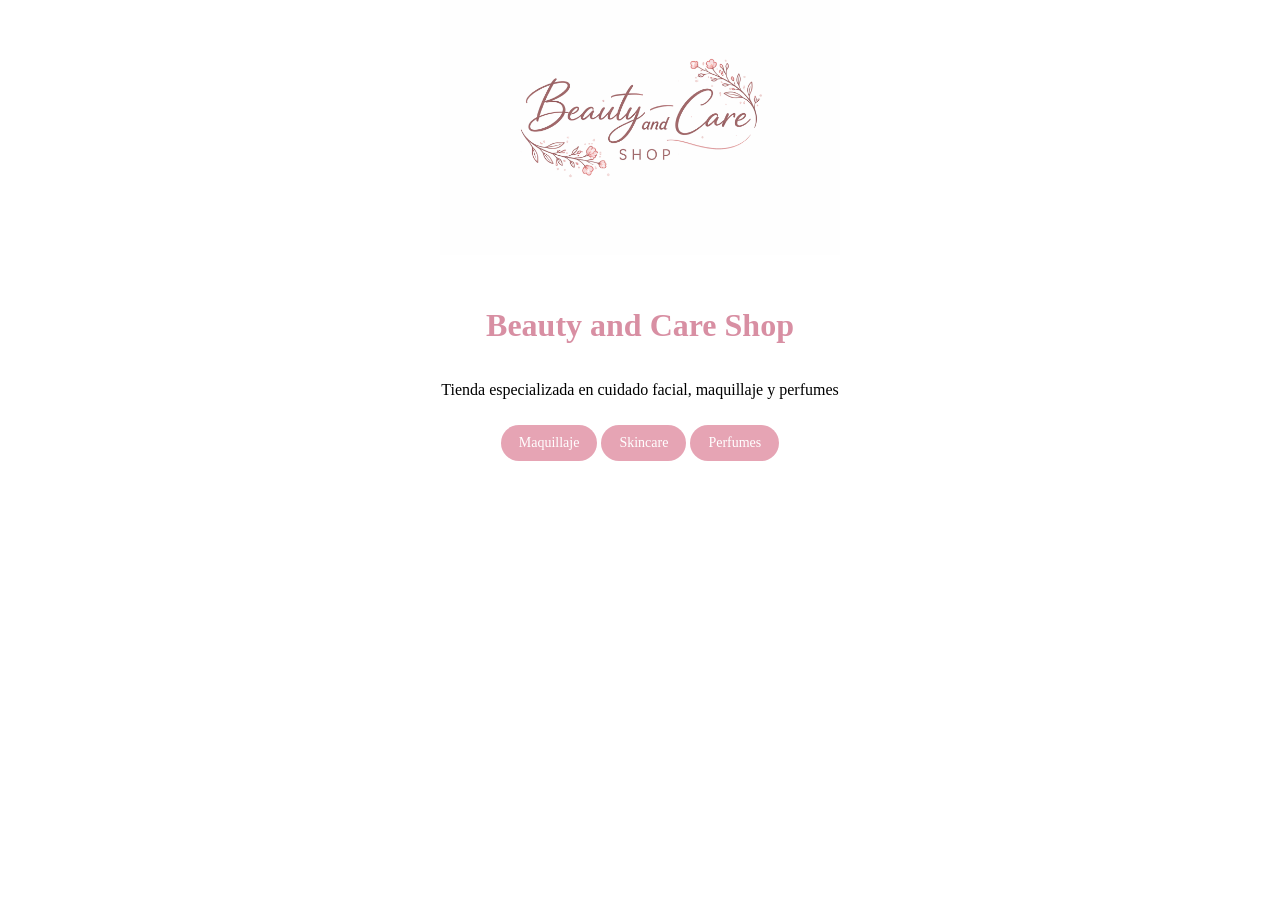
<file: index.html>
<!DOCTYPE html>
<html lang="es">
<head>
<meta charset="UTF-8">
<meta name="viewport" content="width=device-width, initial-scale=1.0">
<title>Beauty and Care Shop</title>
<link rel="stylesheet" href="css/style.css">
<link href="https://fonts.googleapis.com/css2?family=Poppins&display=swap" rel="stylesheet">
</head>
<body>

<div class="inicio">
<img src="img/logo1.png" class="logo" alt="Logo Beauty and Care Shop">

<h1>Beauty and Care Shop</h1>
<p>Tienda especializada en cuidado facial, maquillaje y perfumes</p>

<div class="botones-inicio">
<a href="productos.html" class="btn">Maquillaje</a>
<a href="skincare.html" class="btn">Skincare</a>
<a href="perfumes.html" class="btn">Perfumes</a>
</div>
</div>

</body>
</html>
</file>
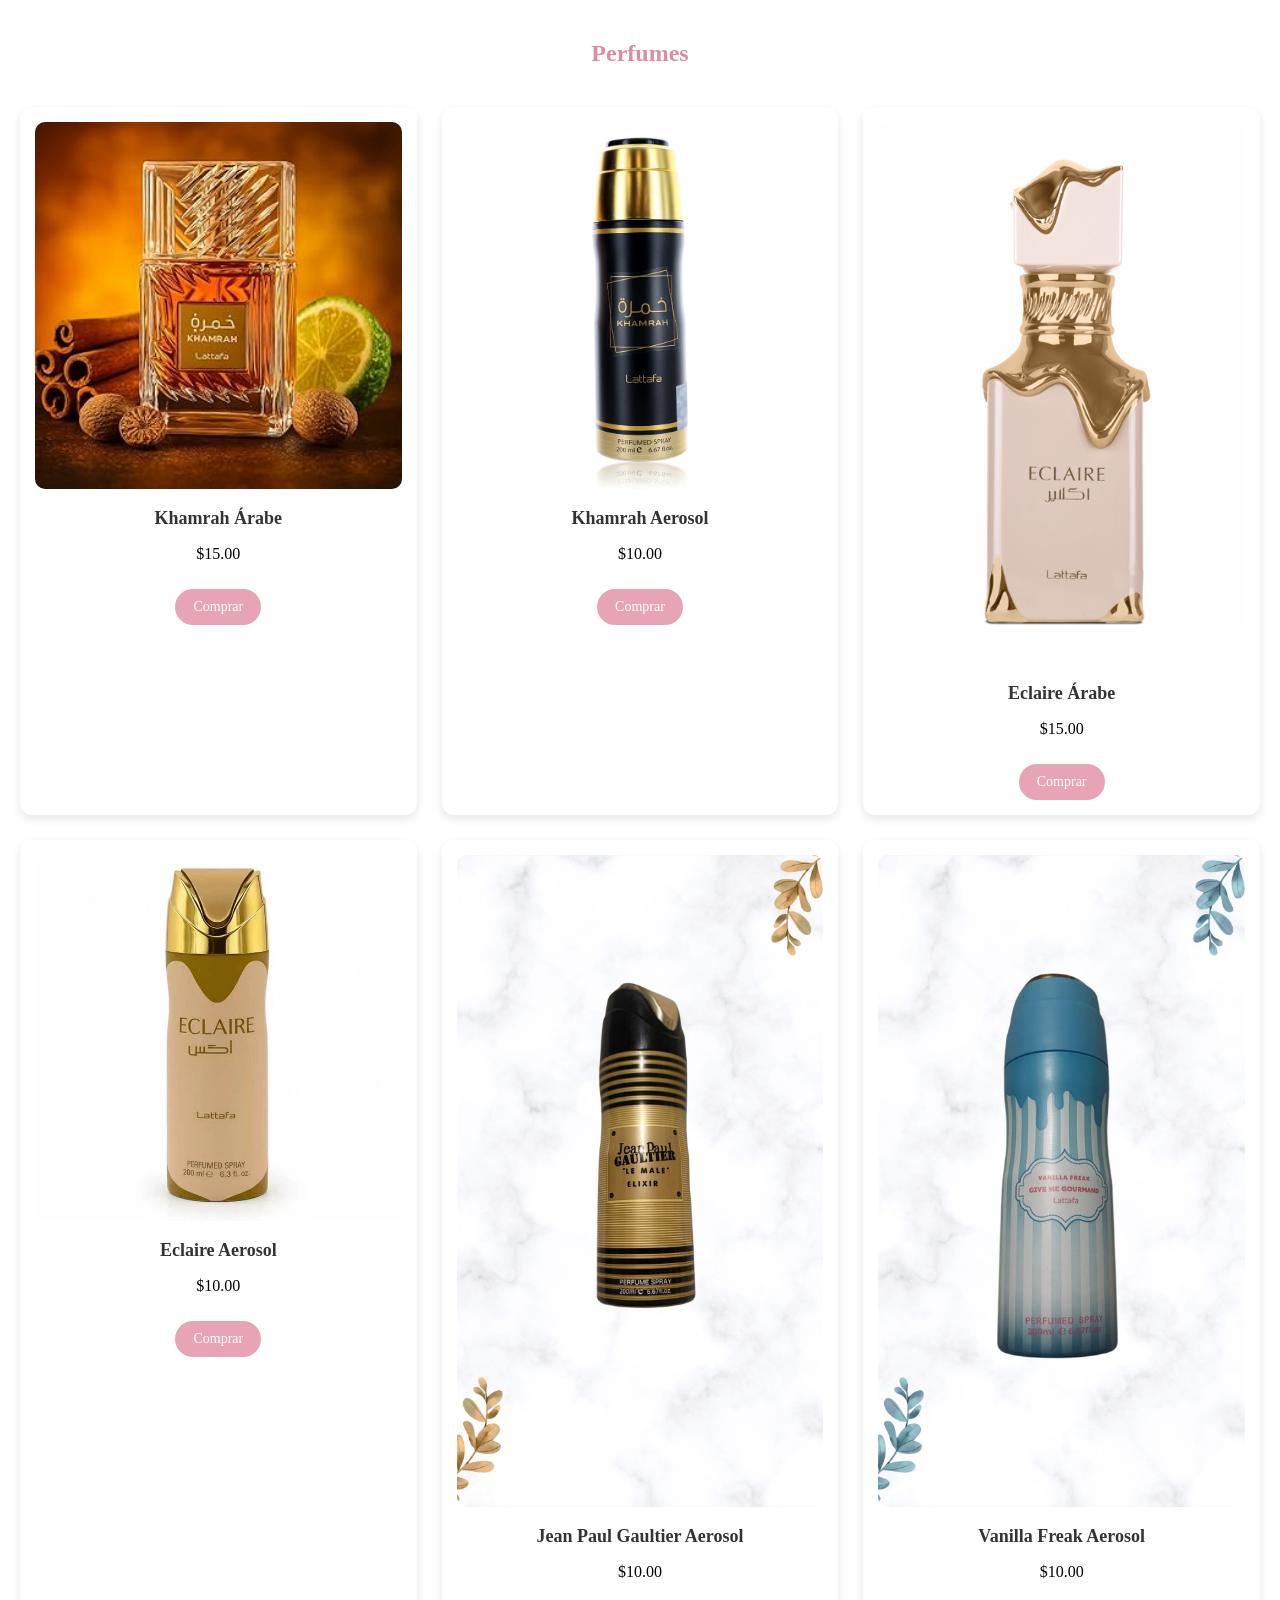
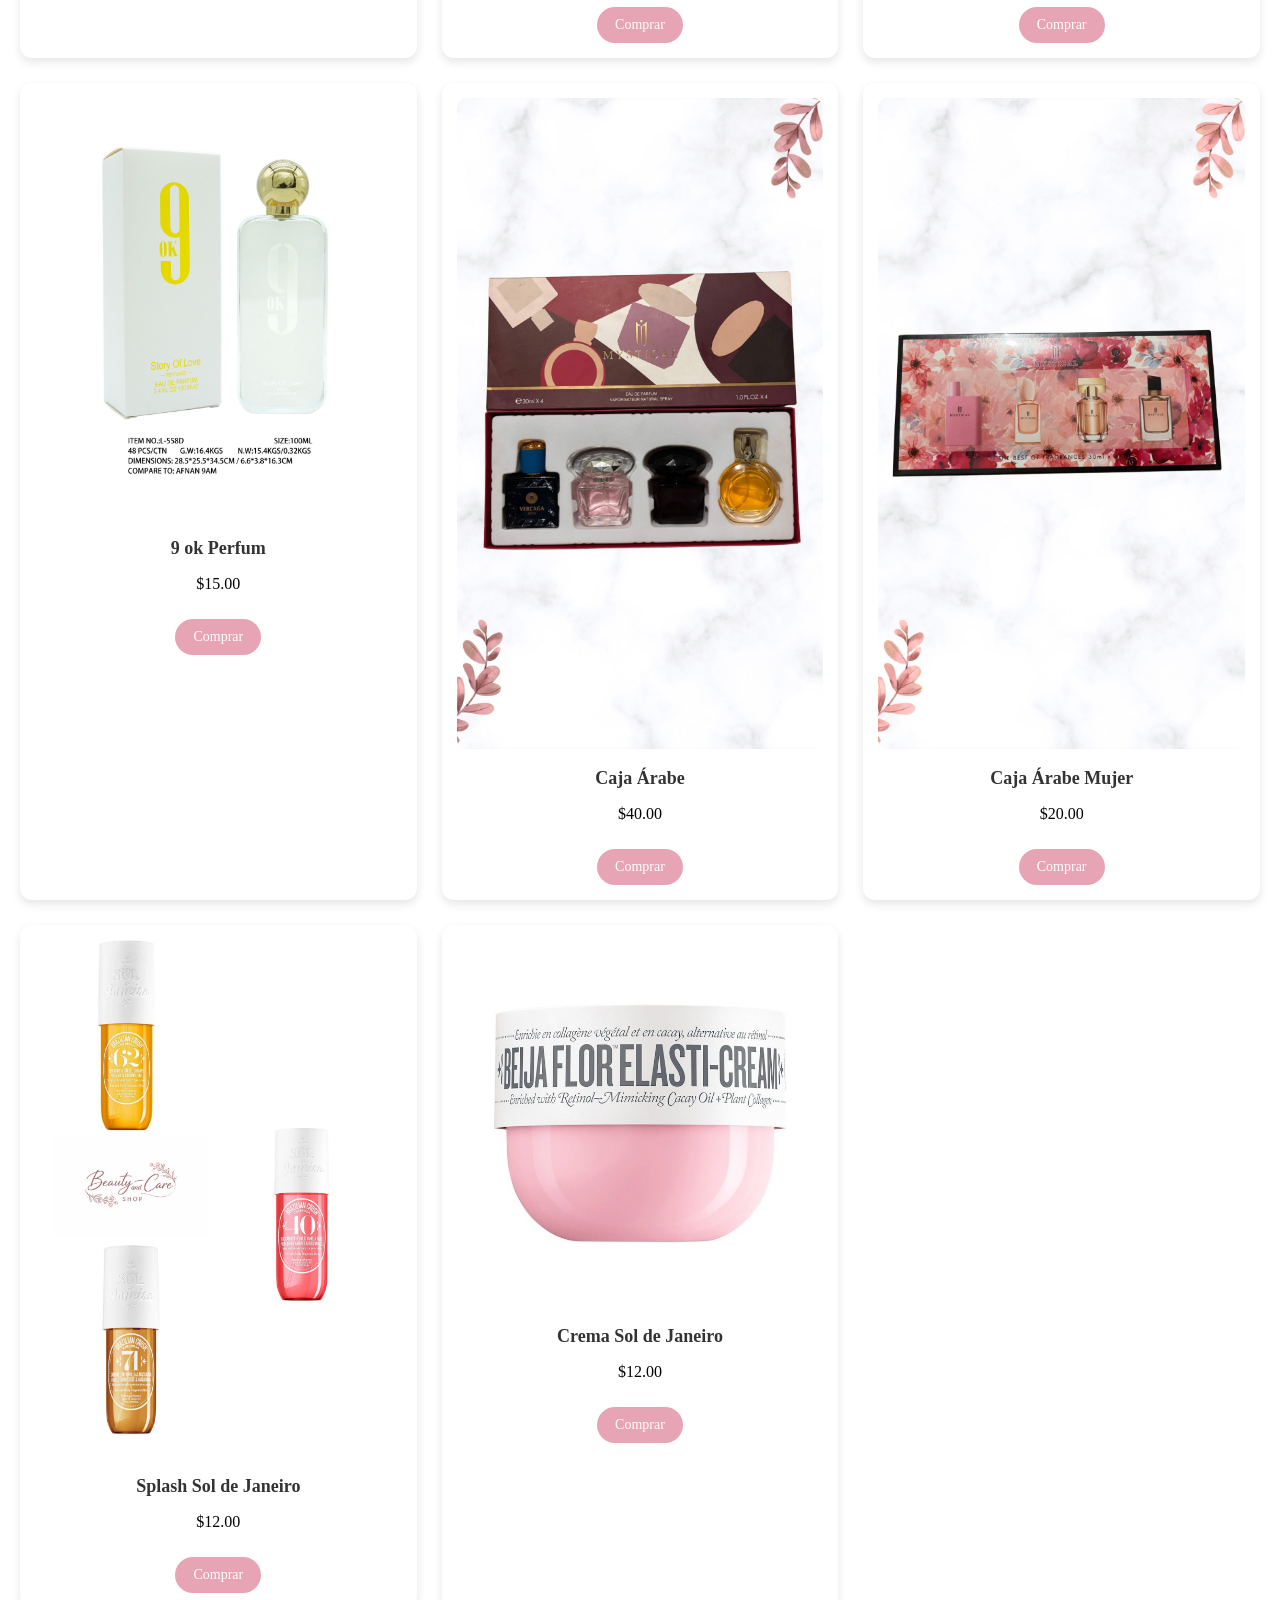
<file: perfumes.html>
<!DOCTYPE html>
<html lang="es">

<head>
<meta charset="UTF-8">
<title>Perfumes</title>
<link rel="stylesheet" href="css/style.css">
<link href="https://fonts.googleapis.com/css2?family=Poppins&display=swap" rel="stylesheet">
</head>

<body>


<div class="perfumes"></div>

<section>
<h2 class="titulo">Perfumes</h2>
<div class="productos">

<div class="producto">
 <img src="img/khamrah arabe.jpg">
<h2>Khamrah Árabe</h2>
 <p>$15.00</p>
<a href="https://wa.me/593990460721" class="btn">Comprar</a>
</div>

<div class="producto">
<img src="img/khamrah spray.jpg">
<h2>Khamrah Aerosol</h2>
<p>$10.00</p>
<a href="https://wa.me/593990460721" class="btn">Comprar</a>
</div>

<div class="producto">
<img src="img/eclaire arabe.jpg">
<h2>Eclaire Árabe</h2>
<p>$15.00</p>
<a href="https://wa.me/593990460721" class="btn">Comprar</a>
</div>

<div class="producto">
<img src="img/eclaire spray.jpg">
<h2>Eclaire Aerosol</h2>
<p>$10.00</p>
<a href="https://wa.me/593990460721" class="btn">Comprar</a>
</div>

<div class="producto">
<img src="img/jeanpaul spray.jpg">
<h2>Jean Paul Gaultier Aerosol</h2>
<p>$10.00</p>
<a href="https://wa.me/593990460721" class="btn">Comprar</a>
</div>


<div class="producto">
<img src="img/vainillaspray.jpg">
<h2>Vanilla Freak Aerosol</h2>
<p>$10.00</p>
<a href="https://wa.me/593990460721" class="btn">Comprar</a>
</div>

<div class="producto">
<img src="img/perfume blanco.jpg">
<h2>9 ok Perfum</h2>
<p>$15.00</p>
<a href="https://wa.me/593990460721" class="btn">Comprar</a>
</div>

<div class="producto">
<img src="img/cajaperfume.jpg">
<h2>Caja Árabe </h2>
<p>$40.00</p>
<a href="https://wa.me/593990460721" class="btn">Comprar</a>
</div>

<div class="producto">
<img src="img/cajaperfumemujer.jpg">
<h2>Caja Árabe Mujer</h2>
<p>$20.00</p>
<a href="https://wa.me/593990460721" class="btn">Comprar</a>
</div>

<div class="producto">
<img src="img/sol de janeiro splah.jpg">
<h2>Splash Sol de Janeiro</h2>
<p>$12.00</p>
<a href="https://wa.me/593990460721" class="btn">Comprar</a>
</div>

<div class="producto">
<img src="img/crema sol de janeiro.jpg">
<h2>Crema Sol de Janeiro</h2>
<p>$12.00</p>
<a href="https://wa.me/593990460721" class="btn">Comprar</a>
</div>



</div>
</section>

</body>
</html>
</file>
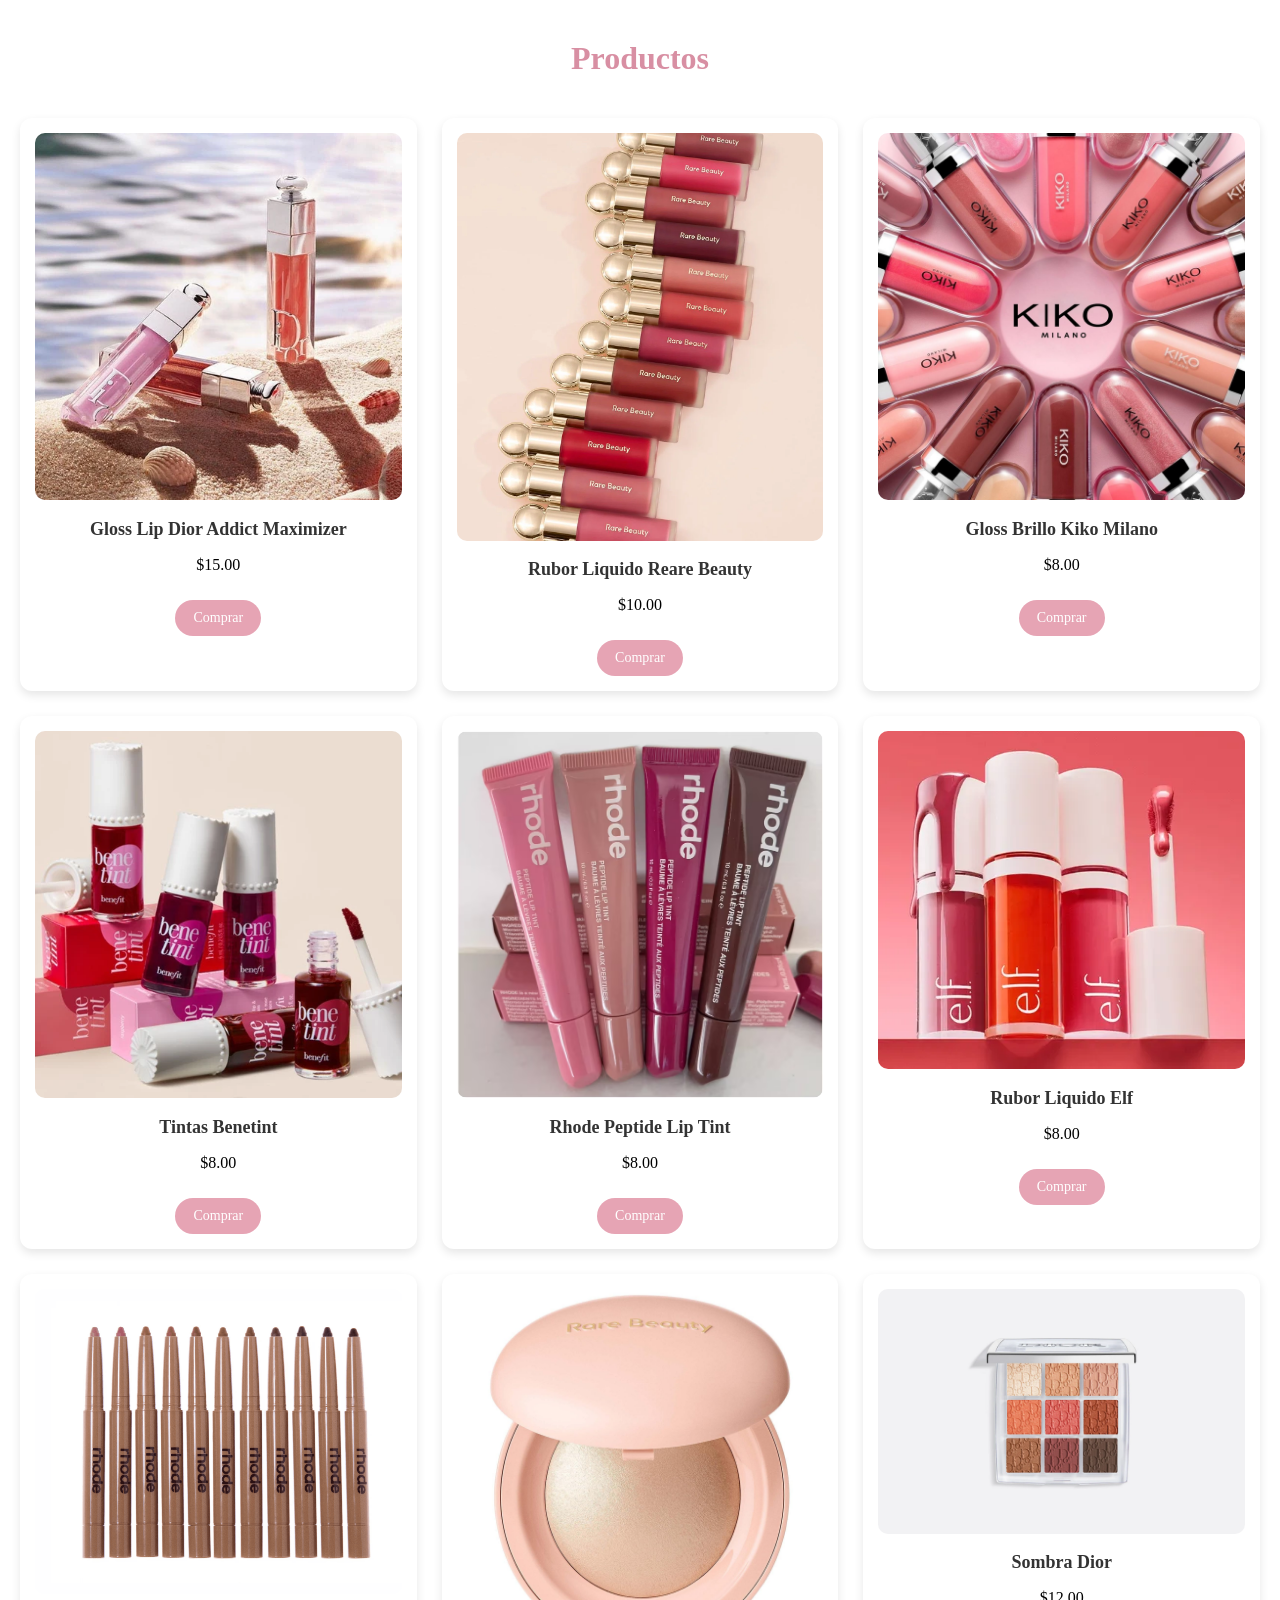
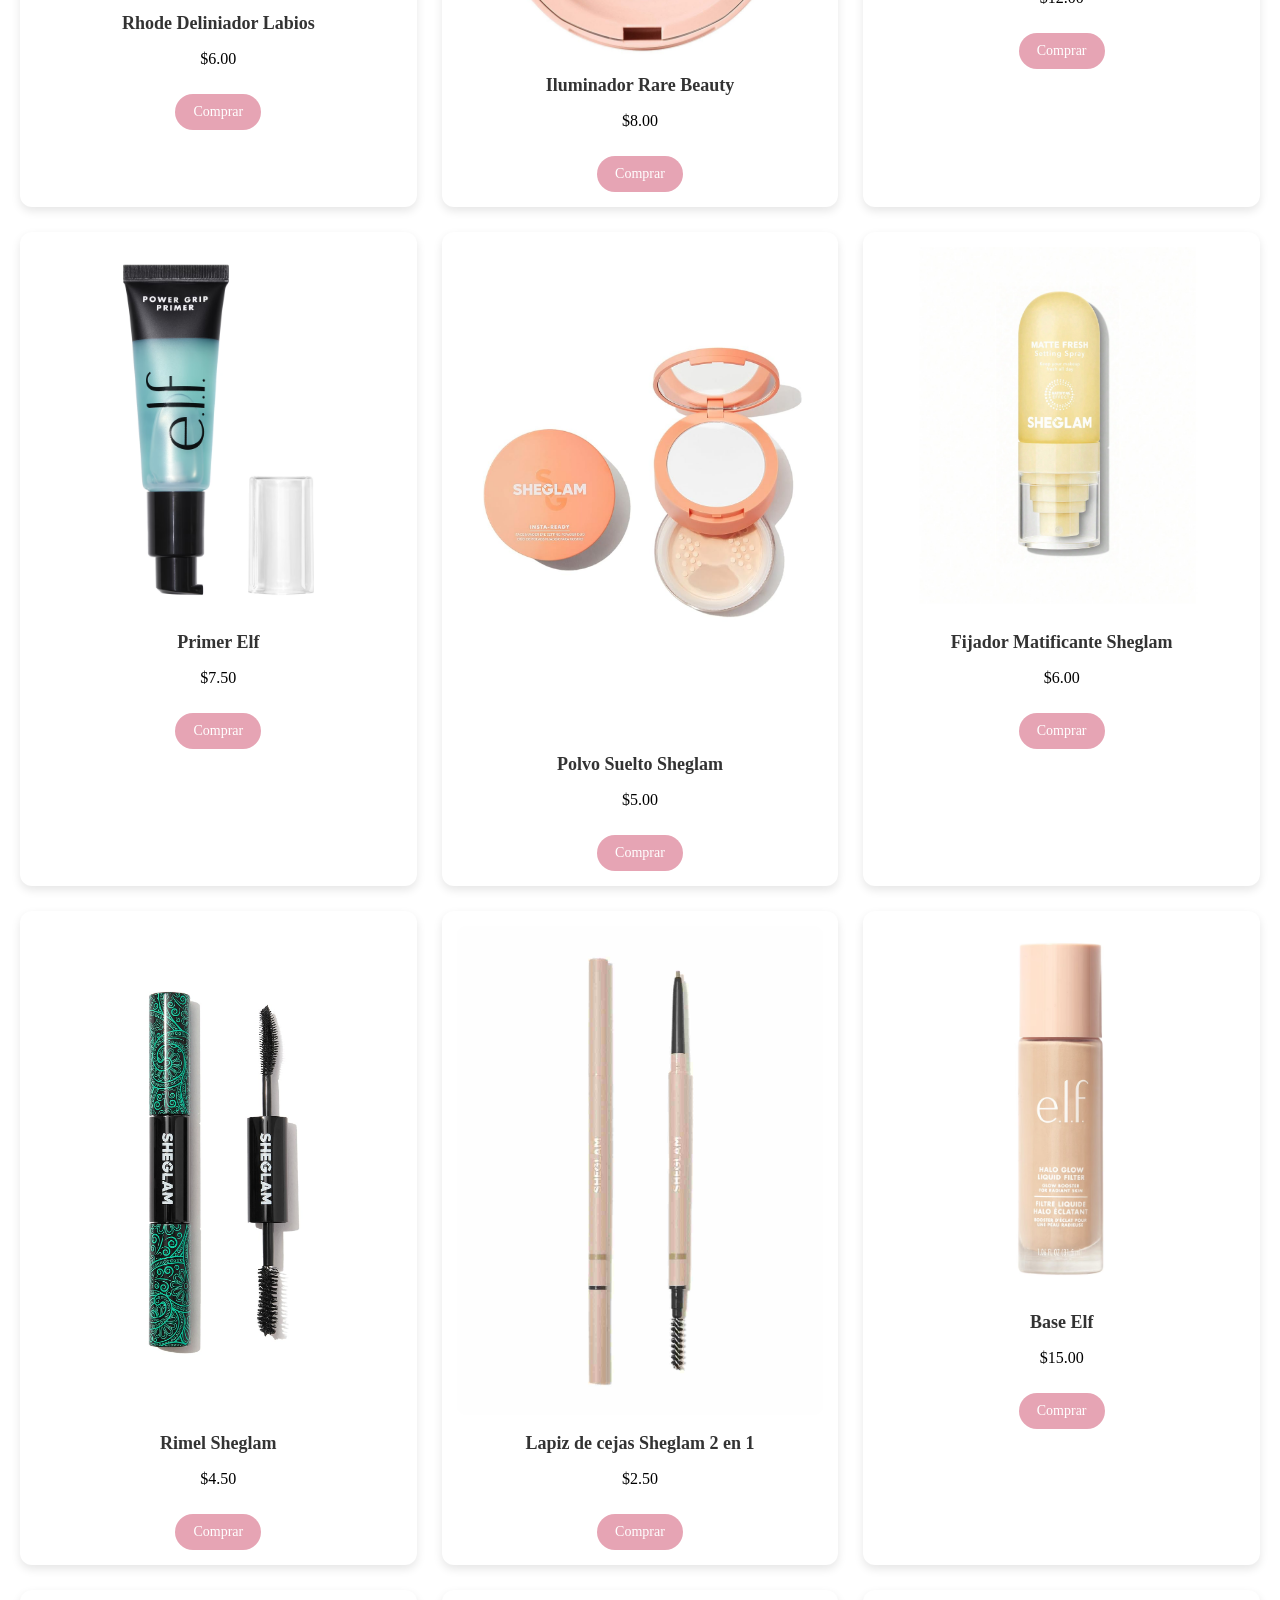
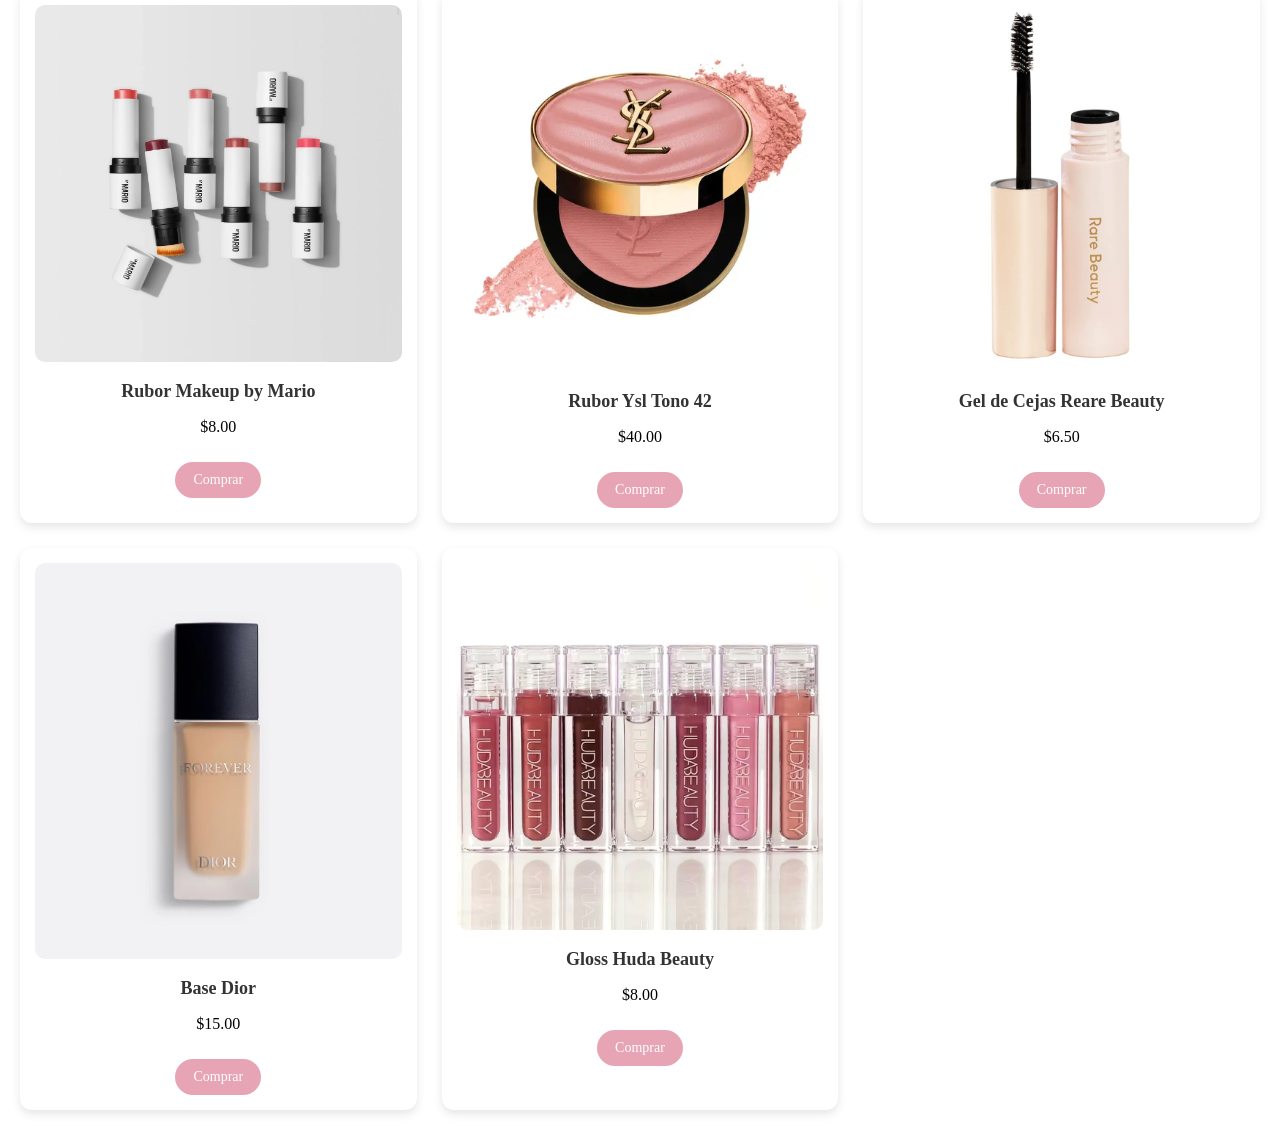
<file: productos.html>
<!DOCTYPE html>
<html lang="es">

<head>
<meta charset="UTF-8">
<title>Productos</title>
<link rel="stylesheet" href="css/style.css">
<link href="https://fonts.googleapis.com/css2?family=Poppins&display=swap" rel="stylesheet">
</head>

<body>

<h1 class="titulo">Productos</h1>

<div class="productos">

<div class="producto">
<img src="img/prodcuto2.jpg">
<h2>Gloss Lip Dior Addict Maximizer</h2>
<p>$15.00</p>
<a href="https://wa.me/593990460721" class="btn">Comprar</a>
</div>

<div class="producto">
<img src="img/producot3.jpg">
<h2>Rubor Liquido Reare Beauty</h2>
<p>$10.00</p>
<a href="https://wa.me/593990460721" class="btn">Comprar</a>
</div>

<div class="producto">
<img src="img/producto4.jpg">
<h2>Gloss Brillo Kiko Milano</h2>
<p>$8.00</p>
<a href="https://wa.me/593990460721" class="btn">Comprar</a>
</div>

<div class="producto">
<img src="img/producto5.jpg">
<h2>Tintas Benetint</h2>
<p>$8.00</p>
<a href="https://wa.me/593990460721" class="btn">Comprar</a>
</div>

<div class="producto">
<img src="img/producto7.jpg">
<h2>Rhode Peptide Lip Tint</h2>
<p>$8.00</p>
<a href="https://wa.me/593990460721" class="btn">Comprar</a>
</div>

<div class="producto">
<img src="img/producto8.jpg">
<h2>Rubor Liquido Elf</h2>
<p>$8.00</p>
<a href="https://wa.me/593990460721" class="btn">Comprar</a>
</div>

<div class="producto">
<img src="img/producto9.jpg">
<h2>Rhode Deliniador Labios</h2>
<p>$6.00</p>
<a href="https://wa.me/593990460721" class="btn">Comprar</a>
</div>

<div class="producto">
<img src="img/producto10.jpg">
<h2>Iluminador Rare Beauty</h2>
<p>$8.00</p>
<a href="https://wa.me/593990460721" class="btn">Comprar</a>
</div>

<div class="producto">
<img src="img/sombradior.jpg">
<h2>Sombra Dior</h2>
<p>$12.00</p>
<a href="https://wa.me/593990460721" class="btn">Comprar</a>
</div>

<div class="producto">
<img src="img/primerelf.jpg">
<h2>Primer Elf</h2>
<p>$7.50</p>
<a href="https://wa.me/593990460721" class="btn">Comprar</a>
</div>

<div class="producto">
<img src="img/polvosueltosheglam.jpg">
<h2>Polvo Suelto Sheglam</h2>
<p>$5.00</p>
<a href="https://wa.me/593990460721" class="btn">Comprar</a>
</div>

<div class="producto">
<img src="img/matificantesheglam.jpg">
<h2>Fijador Matificante Sheglam</h2>
<p>$6.00</p>
<a href="https://wa.me/593990460721" class="btn">Comprar</a>
</div>

<div class="producto">
<img src="img/sheglam2en1.jpg">
<h2>Rimel Sheglam</h2>
<p>$4.50</p>
<a href="https://wa.me/593990460721" class="btn">Comprar</a>
</div>

<div class="producto">
<img src="img/lapiz de cejas 2 en 1 sheglam.jpg">
<h2>Lapiz de cejas Sheglam 2 en 1</h2>
<p>$2.50</p>
<a href="https://wa.me/593990460721" class="btn">Comprar</a>
</div>

<div class="producto">
<img src="img/rubor elf.jpg">
<h2>Base Elf</h2>
<p>$15.00</p>
<a href="https://wa.me/593990460721" class="btn">Comprar</a>
</div>

<div class="producto">
<img src="img/rubor by mario.jpg">
<h2>Rubor Makeup by Mario</h2>
<p>$8.00</p>
<a href="https://wa.me/593990460721" class="btn">Comprar</a>
</div>

<div class="producto">
<img src="img/ruborysltono42.jpg">
<h2>Rubor Ysl Tono 42</h2>
<p>$40.00</p>
<a href="https://wa.me/593990460721" class="btn">Comprar</a>
</div>

<div class="producto">
<img src="img/gel de cejas reare beauty.jpg">
<h2>Gel de Cejas Reare Beauty</h2>
<p>$6.50</p>
<a href="https://wa.me/593990460721" class="btn">Comprar</a>
</div>

<div class="producto">
<img src="img/base dior.jpg">
<h2>Base Dior</h2>
<p>$15.00</p>
<a href="https://wa.me/593990460721" class="btn">Comprar</a>
</div>

<div class="producto">
<img src="img/gloss huda beauty.jpg">
<h2>Gloss Huda Beauty</h2>
<p>$8.00</p>
<a href="https://wa.me/593990460721" class="btn">Comprar</a>
</div>


</body>

</html>
</file>
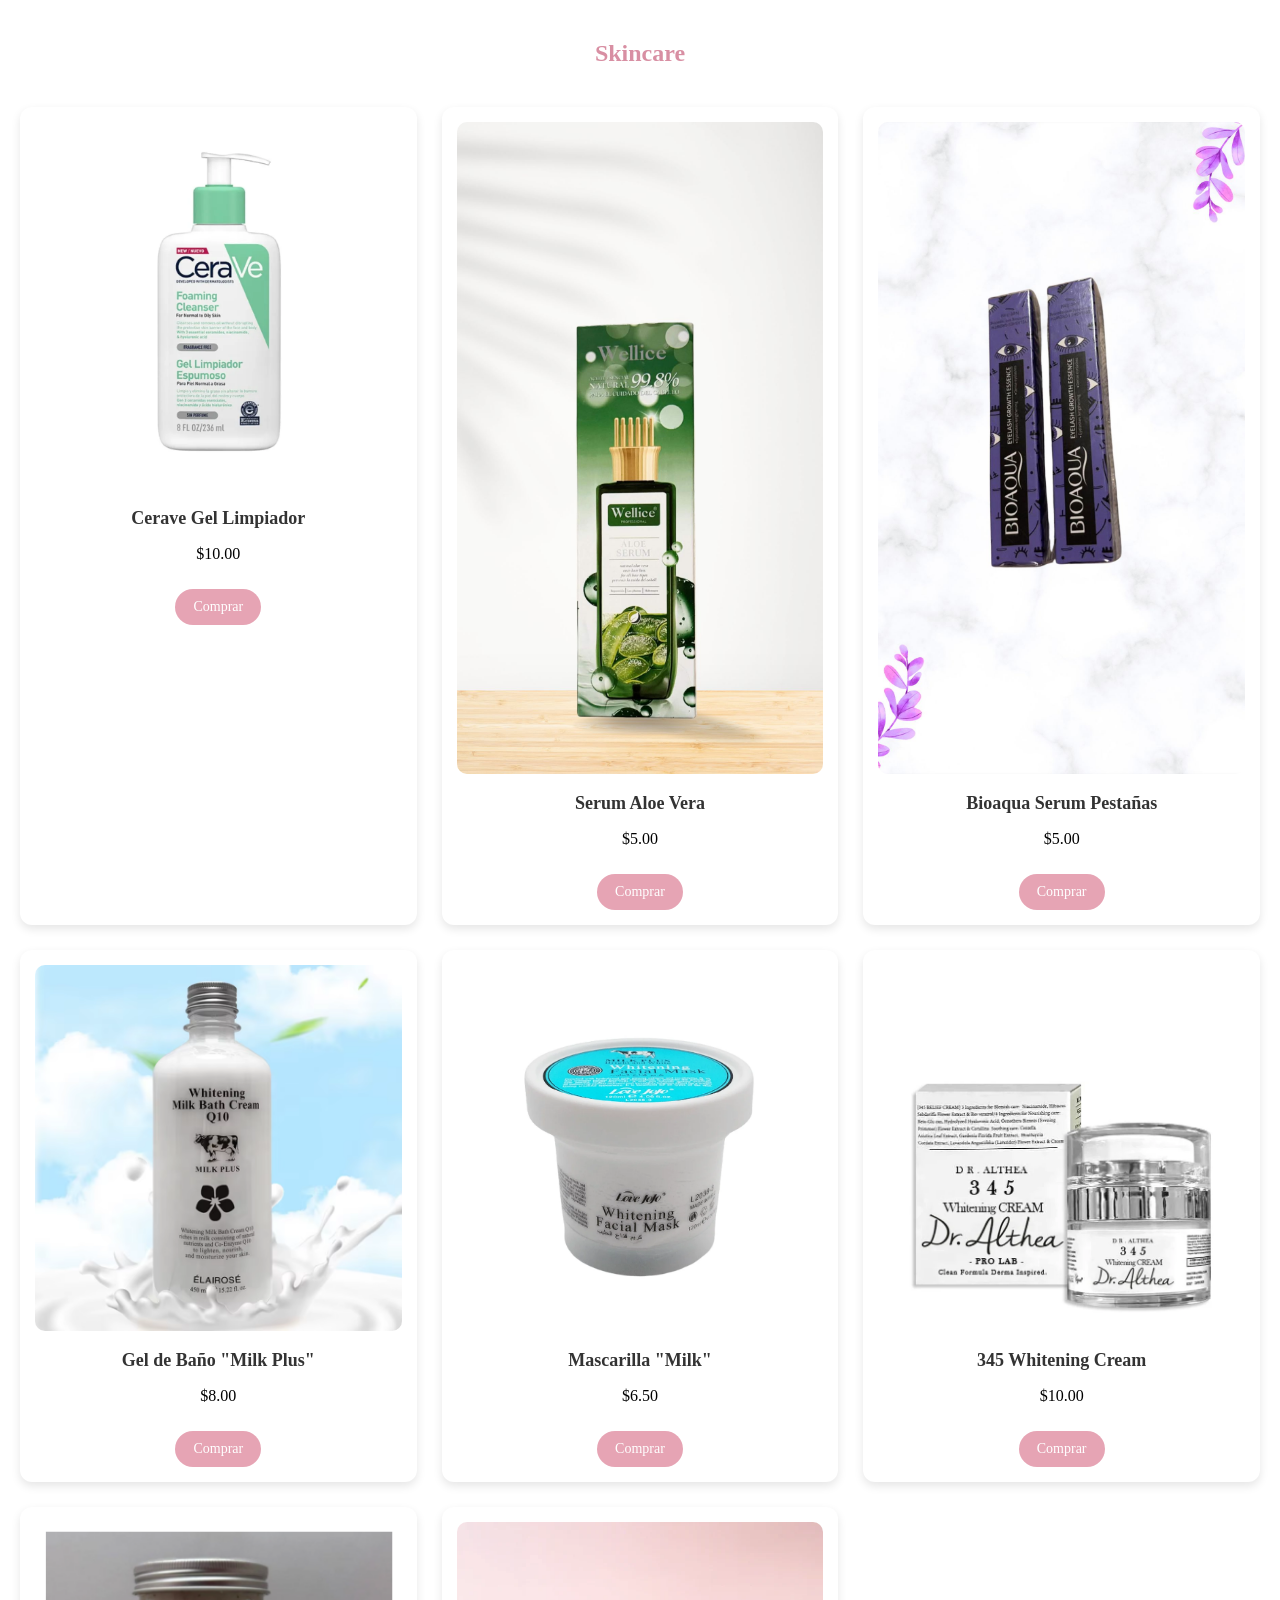
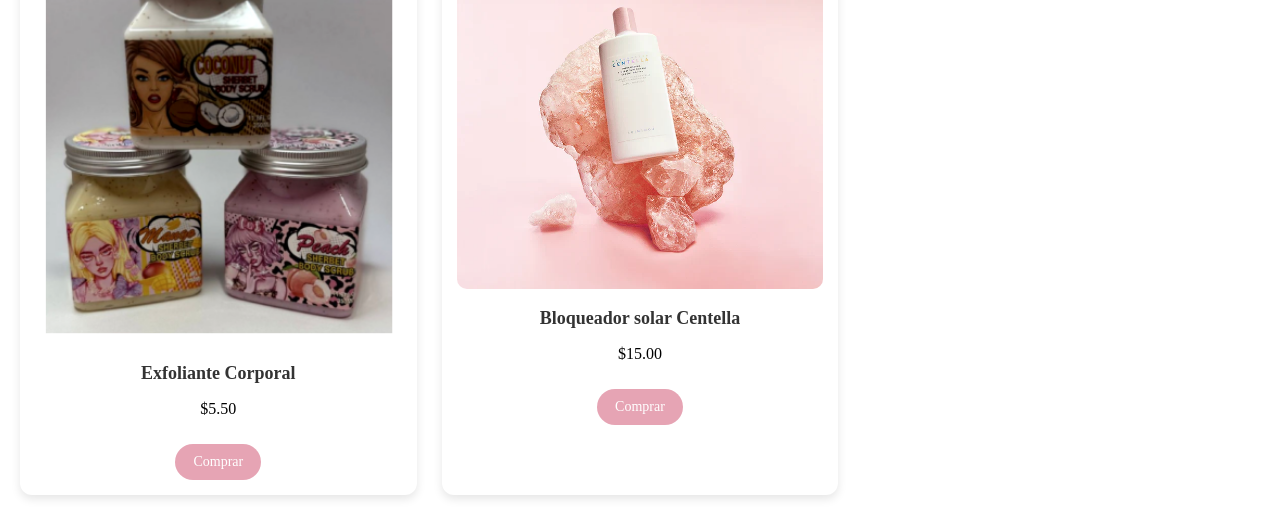
<file: skincare.html>
<!DOCTYPE html>
<html lang="es">

<head>
<meta charset="UTF-8">
<title>Skincare</title>
<link rel="stylesheet" href="css/style.css">
<link href="https://fonts.googleapis.com/css2?family=Poppins&display=swap" rel="stylesheet">
</head>

<body>


<div class="Skincare"></div>

<section>
<h2 class="titulo">Skincare</h2>
<div class="productos">

<div class="producto">
<img src="img/producto6.jpg">
<h2>Cerave Gel Limpiador</h2>
<p>$10.00</p>
<a href="https://wa.me/593990460721" class="btn">Comprar</a>
</div>

<div class="producto">
<img src="img/wellice aloe vera.jpg">
<h2>Serum Aloe Vera</h2>
<p>$5.00</p>
<a href="https://wa.me/593990460721" class="btn">Comprar</a>
</div>

<div class="producto">
<img src="img/bioaqua1.0.jpg">
<h2>Bioaqua Serum Pestañas</h2>
<p>$5.00</p>
<a href="https://wa.me/593990460721" class="btn">Comprar</a>
</div>

<div class="producto">
<img src="img/milkplusgel.jpg">
<h2>Gel de Baño "Milk Plus"</h2>
<p>$8.00</p>
<a href="https://wa.me/593990460721" class="btn">Comprar</a>
</div>

<div class="producto">
<img src="img/mascarillamilk.jpg">
<h2>Mascarilla "Milk"</h2>
<p>$6.50</p>
<a href="https://wa.me/593990460721" class="btn">Comprar</a>
</div>

<div class="producto">
<img src="img/cema345.jpg">
<h2>345 Whitening Cream</h2>
<p>$10.00</p>
<a href="https://wa.me/593990460721" class="btn">Comprar</a>
</div>

<div class="producto">
<img src="img/exfoliante.jpg">
<h2>Exfoliante Corporal</h2>
<p>$5.50</p>
<a href="https://wa.me/593990460721" class="btn">Comprar</a>
</div>

<div class="producto">
<img src="img/bloqueador centella rosa.jpg">
<h2>Bloqueador solar Centella</h2>
<p>$15.00</p>
<a href="https://wa.me/593990460721" class="btn">Comprar</a>
</div>



</div>
</section>

</body>
</html>
</file>
<file: css/style.css>
body {
font-family: 'Georgia', serif;
margin: 0;
background: white;
text-align: center;
}

.producto h2 {
font-family: 'Georgia', serif;
font-weight: 600;
font-size: 18px;
color: #333;
}

.inicio {
height: 50vh;
display: flex;
flex-direction: column;
justify-content: center;
align-items: center;
}

.logo {
width: 400px;
margin-bottom: 30px;
}

h1 {
color: #d88fa3;
}

.titulo {
margin-top: 40px;
color: #d88fa3;
}

.btn {
display: inline-block;
background: #e6a4b4;
color: white;
padding: 10px 18px;
border-radius: 25px;
text-decoration: none;
font-size: 14px;
transition: 0.3s;
margin-top: 10px;
border: none;
}

.btn:hover {
background: #d88fa3;
transform: scale(1.05);
}

.nosotros {
padding: 40px;
max-width: 800px;
margin: auto;
font-size: 18px;
}

.nosotros-btn {
margin-bottom: 50px;
}

.tonos-lista {
list-style: none;
padding: 0;
margin: 10px 0;
}

.tonos-lista li {
margin-bottom: 5px;
font-size: 14px;
color: #555;
}

.productos {
display: grid;
grid-template-columns: repeat(3, 1fr);
gap: 25px;
padding: 20px;
}

.producto {
background: white;
border-radius: 12px;
padding: 15px;
transition: 0.3s;
box-shadow: 0 4px 10px rgba(0, 0, 0, 0.1);
overflow: hidden;
}

.producto img {
width: 100%;
border-radius: 10px;
transition: 0.3s;
}

.producto:hover {
transform: translateY(-8px);
box-shadow: 0 8px 20px rgba(0, 0, 0, 0.15);
}

.producto:hover img {
transform: scale(1.08);
}

@media (max-width: 900px) {
.productos{
grid-template-columns: repeat(2, 1fr);
}

.logo{
width: 280px;
 margin-bottom: 200px;
}
}

@media (max-width: 600px) {
.productos{
grid-template-columns: 1fr;
}

.logo{
width: 220px;
margin-bottom: 120px;
}

.titulo{
margin-top: 20px;
}
}
</file>
